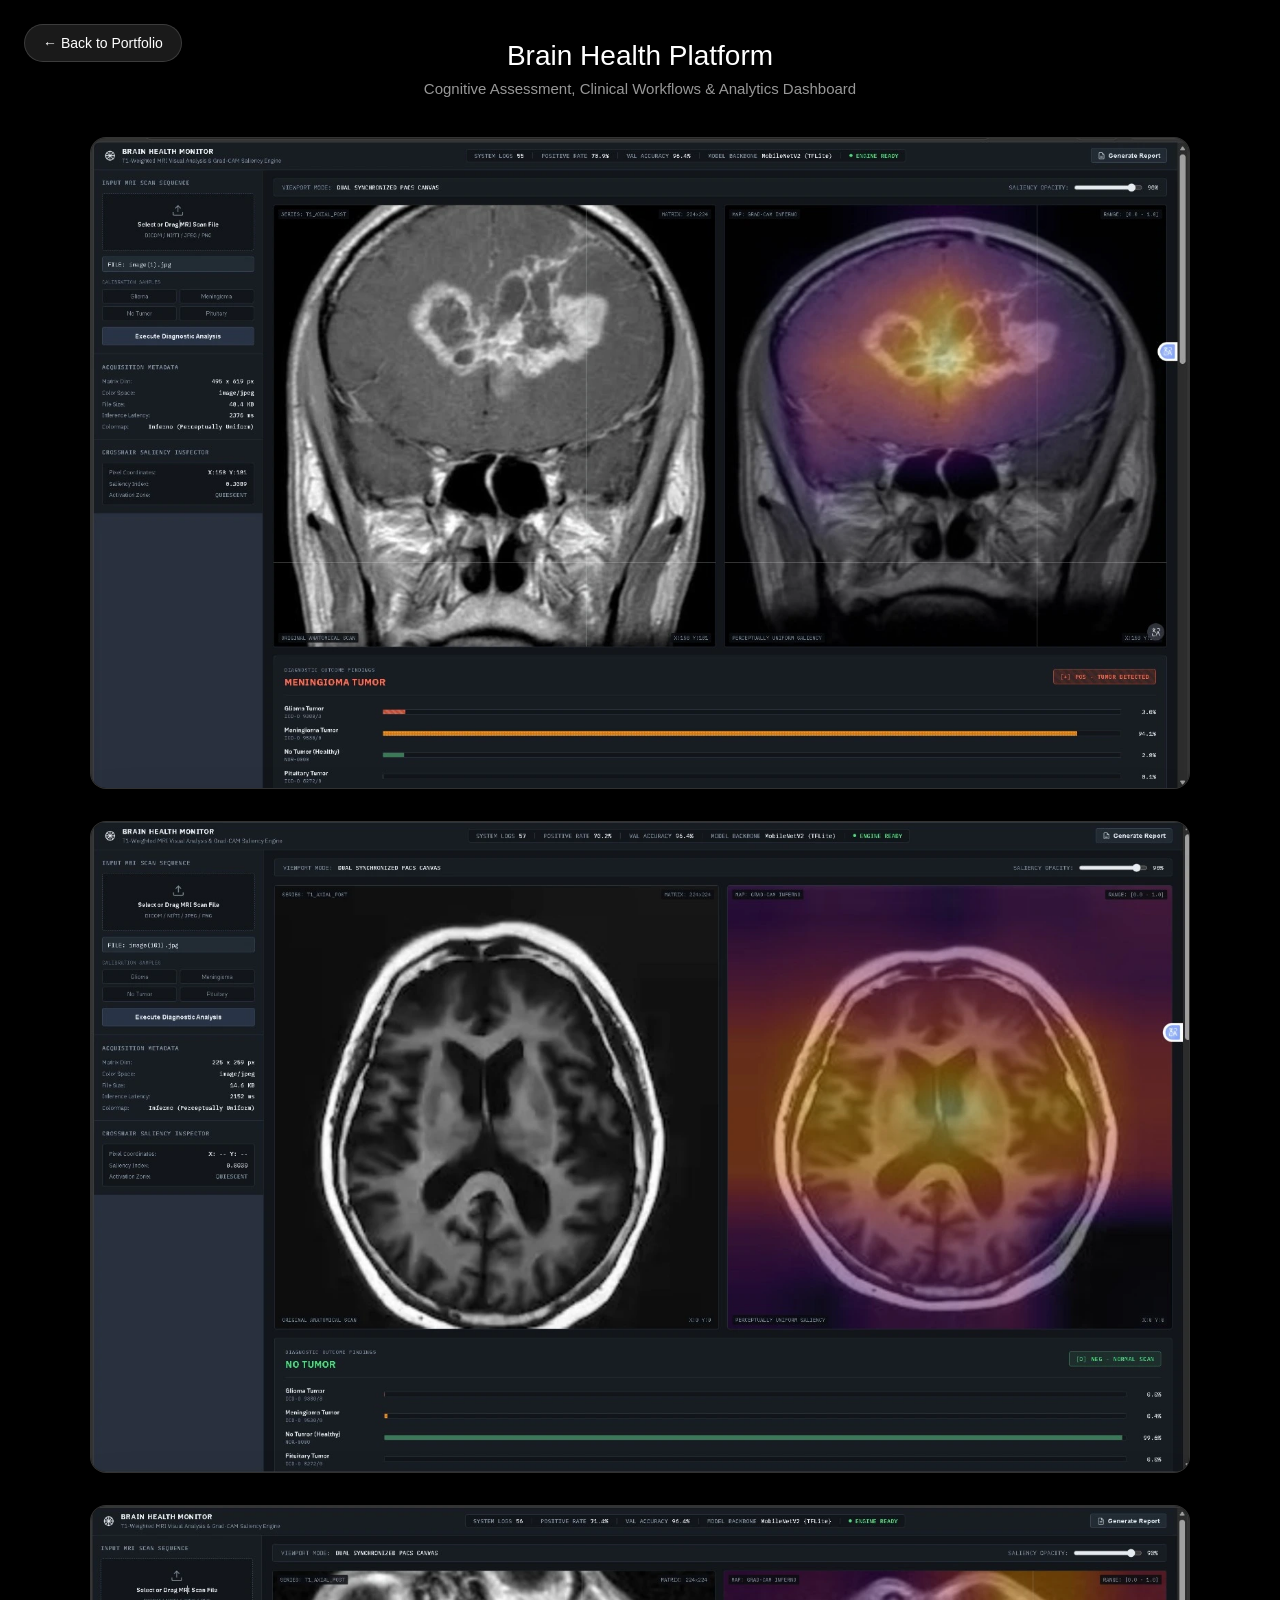
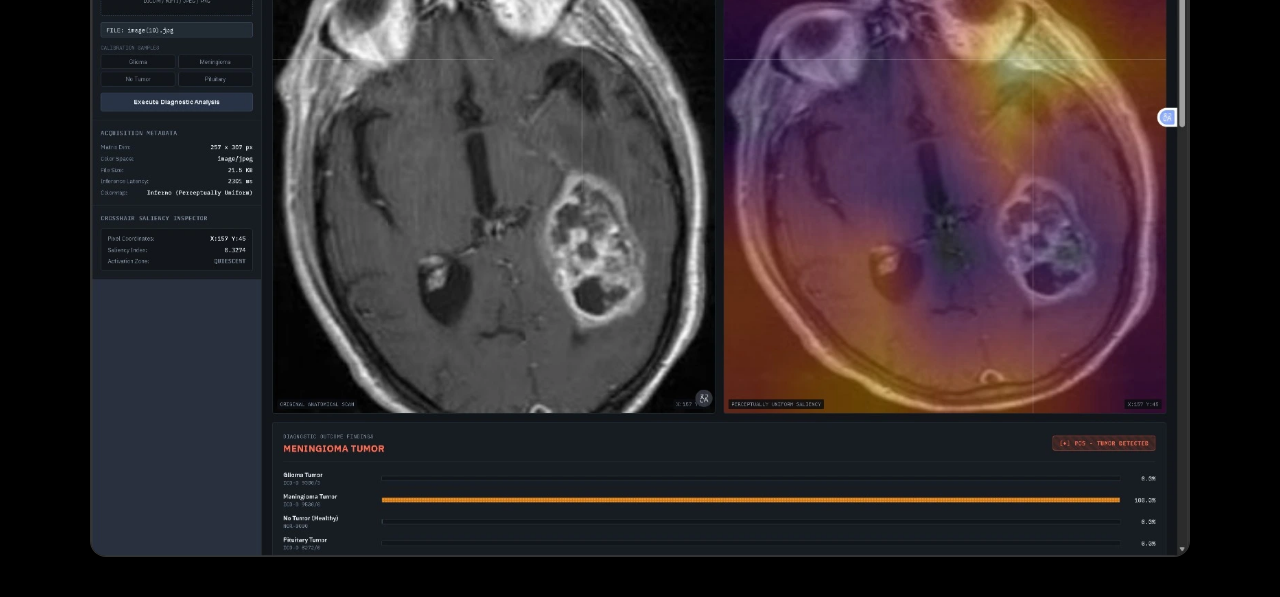
<file: works/brain-health.html>
<!DOCTYPE html>
<html lang="en">
<head>
  <meta charset="UTF-8">
  <meta name="viewport" content="width=device-width, initial-scale=1.0">
  <title>Brain Health Platform | Reshma Banu</title>
  <style>
    * { margin: 0; padding: 0; box-sizing: border-box; }
    body { background: #000; color: #fff; font-family: -apple-system, BlinkMacSystemFont, "Segoe UI", Roboto, sans-serif; display: flex; flex-direction: column; align-items: center; justify-content: center; min-height: 100vh; padding: 40px 20px; }
    .back-btn { position: fixed; top: 24px; left: 24px; display: inline-flex; align-items: center; gap: 8px; color: #fff; text-decoration: none; font-size: 14px; padding: 10px 18px; border-radius: 30px; background: rgba(255,255,255,0.1); backdrop-filter: blur(8px); border: 1px solid rgba(255,255,255,0.15); transition: all 0.2s ease; z-index: 100; }
    .back-btn:hover { background: rgba(255,255,255,0.2); transform: translateX(-3px); }
    .gallery-grid { display: flex; flex-direction: column; gap: 32px; width: 100%; max-width: 1100px; margin-top: 40px; }
    .img-card { width: 100%; border-radius: 16px; overflow: hidden; background: #111; box-shadow: 0 30px 70px rgba(0,0,0,0.9); border: 1px solid rgba(255,255,255,0.14); }
    .img-card img { width: 100%; height: auto; display: block; }
    h1 { font-size: 28px; font-weight: 500; margin-bottom: 8px; text-align: center; }
    p { color: rgba(255,255,255,0.6); font-size: 15px; text-align: center; }
  </style>
</head>
<body>
  <a href="/www.noth.in/index.html#works" class="back-btn">← Back to Portfolio</a>
  <h1>Brain Health Platform</h1>
  <p>Cognitive Assessment, Clinical Workflows & Analytics Dashboard</p>
  <div class="gallery-grid">
    <div class="img-card"><img src="/assets/work/brain_health_3.webp" alt="Brain Health Overview"/></div>
    <div class="img-card"><img src="/assets/work/brain_health_2.webp" alt="Brain Health Analytics"/></div>
    <div class="img-card"><img src="/assets/work/brain_health_1.webp" alt="Brain Health Assessment"/></div>
  </div>
</body>
</html>
</file>
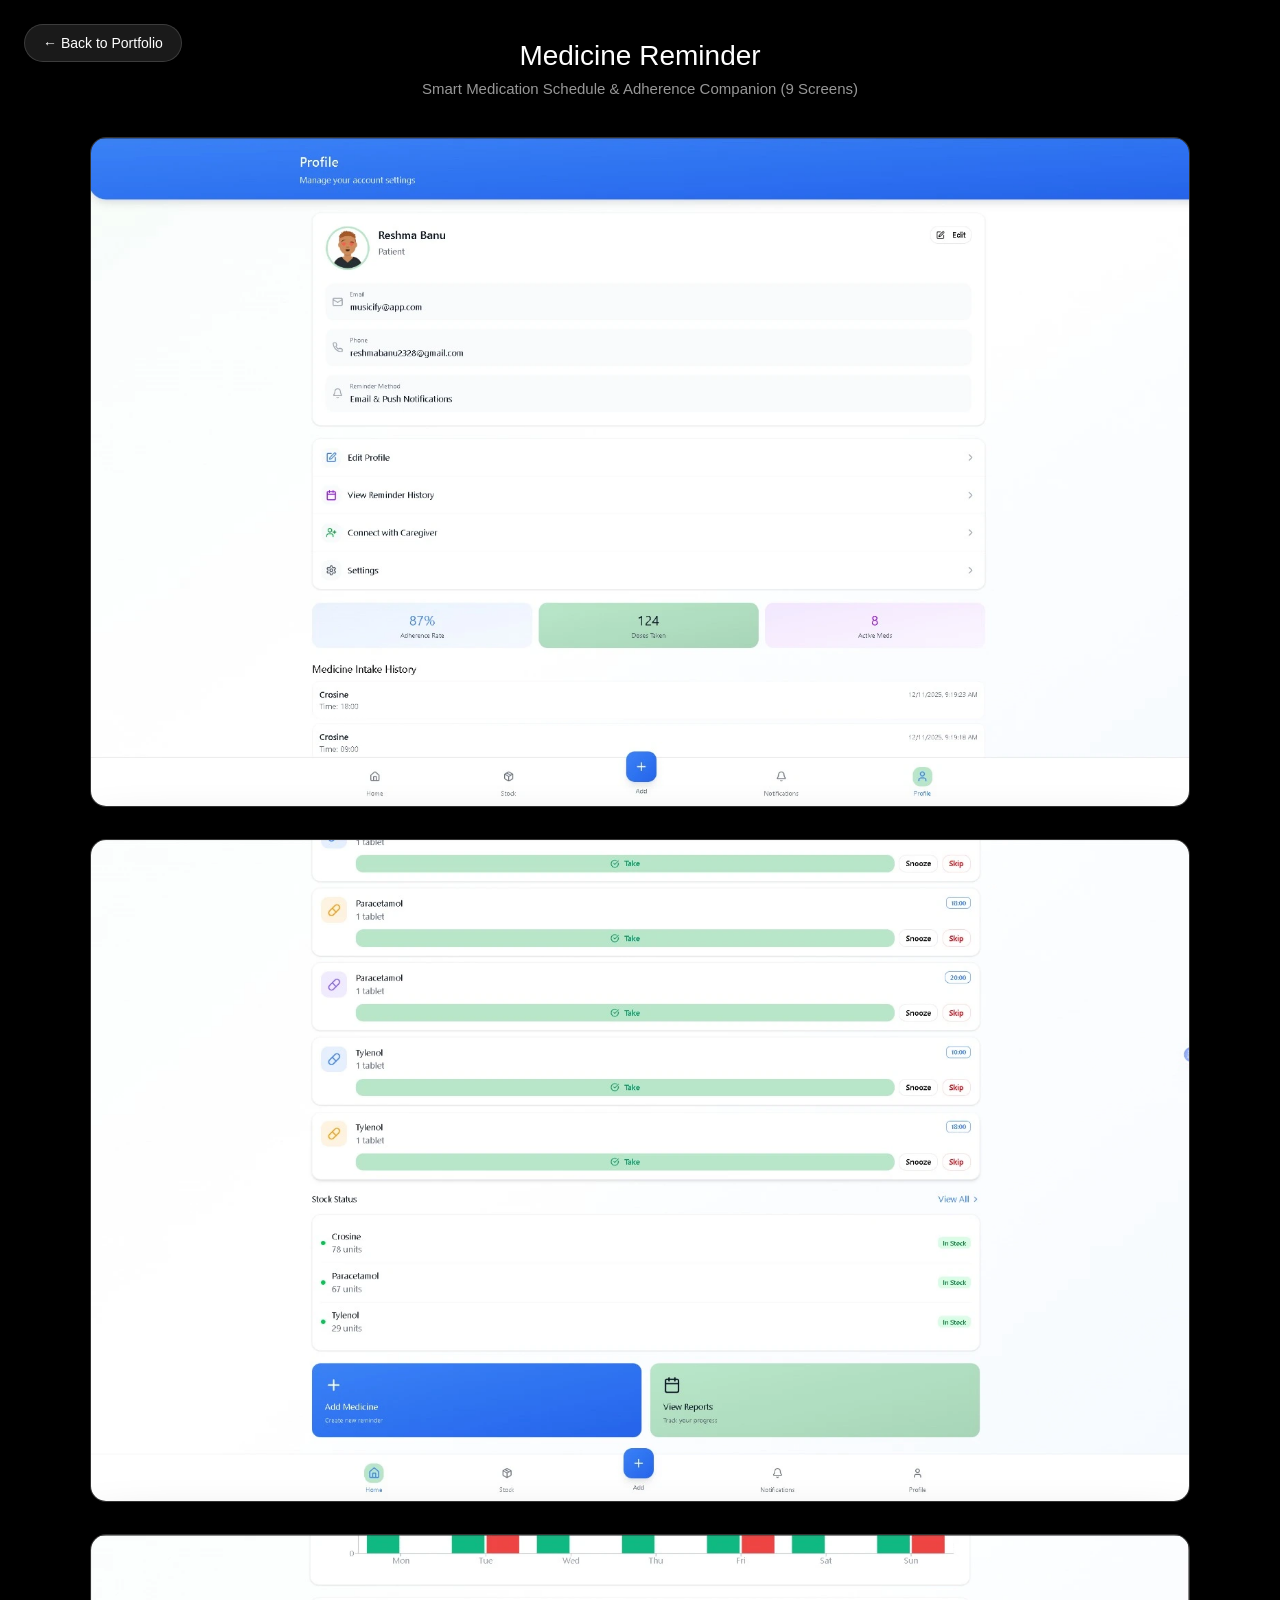
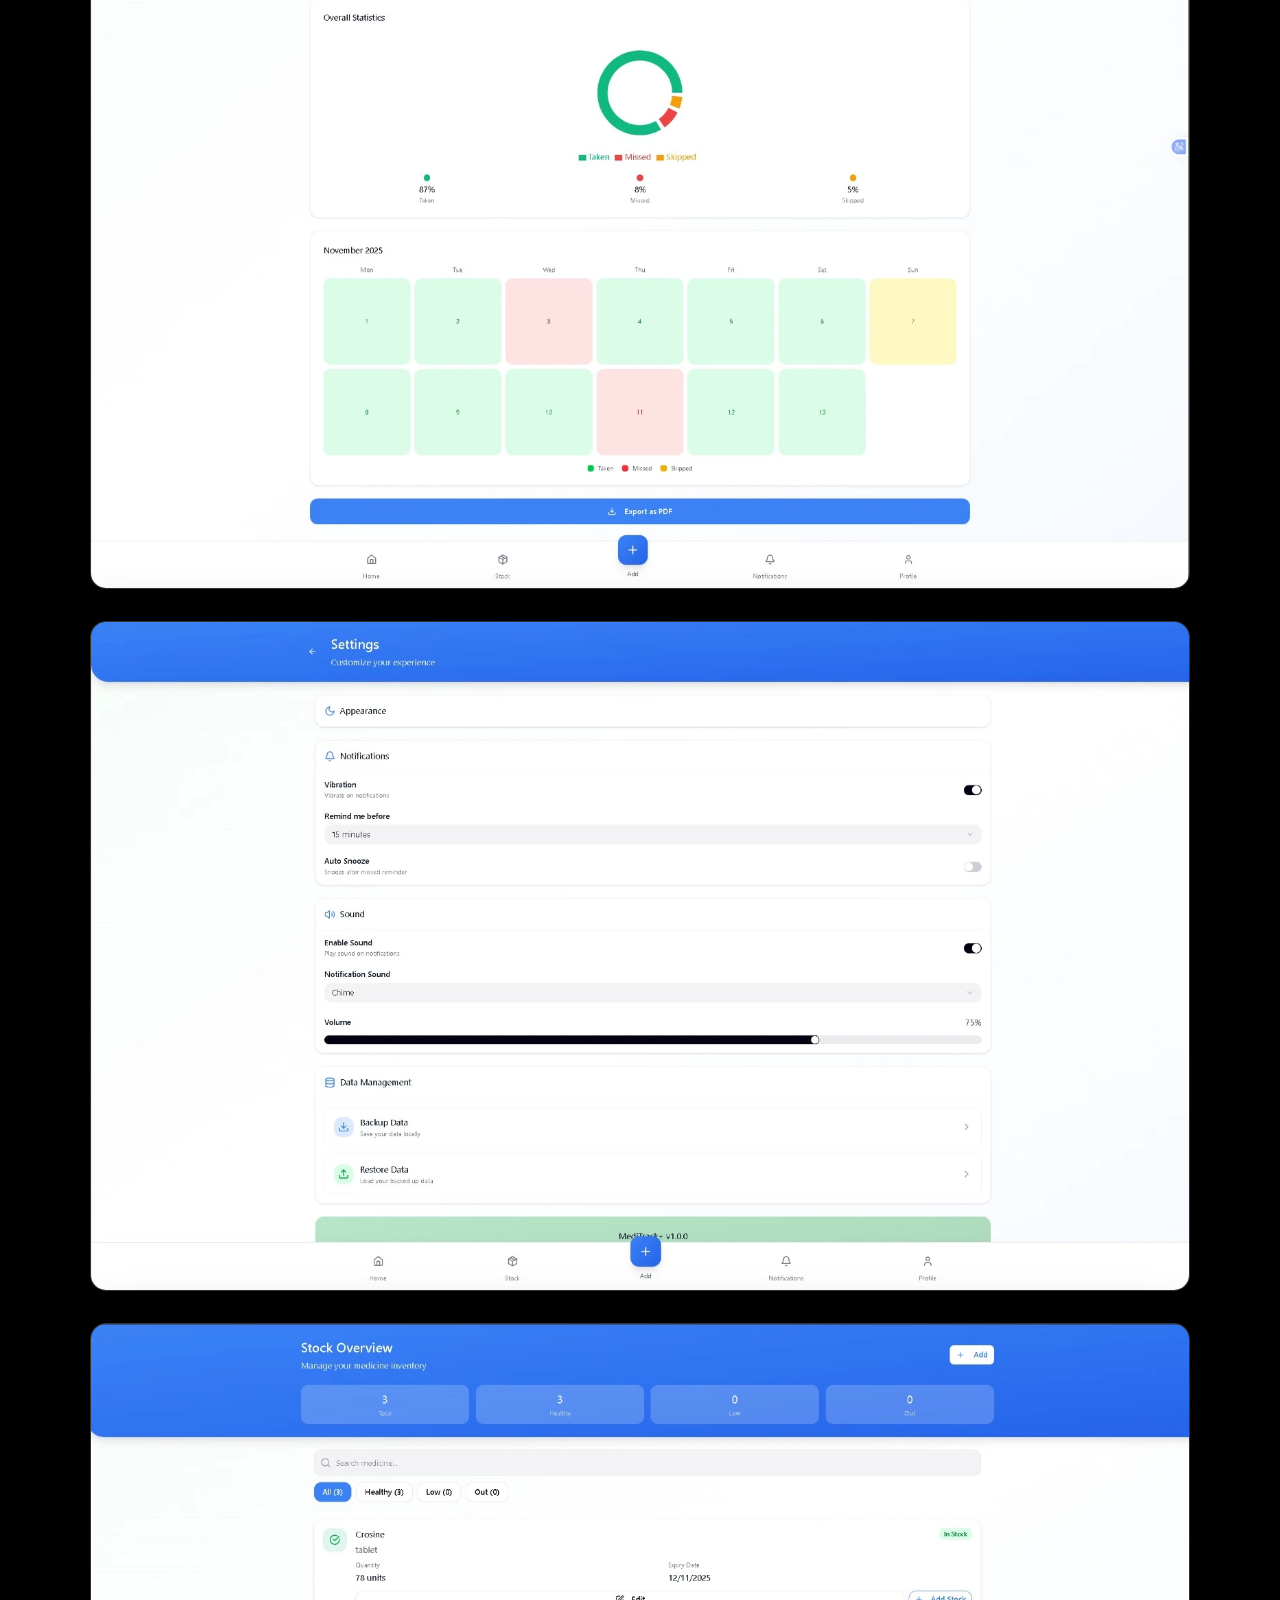
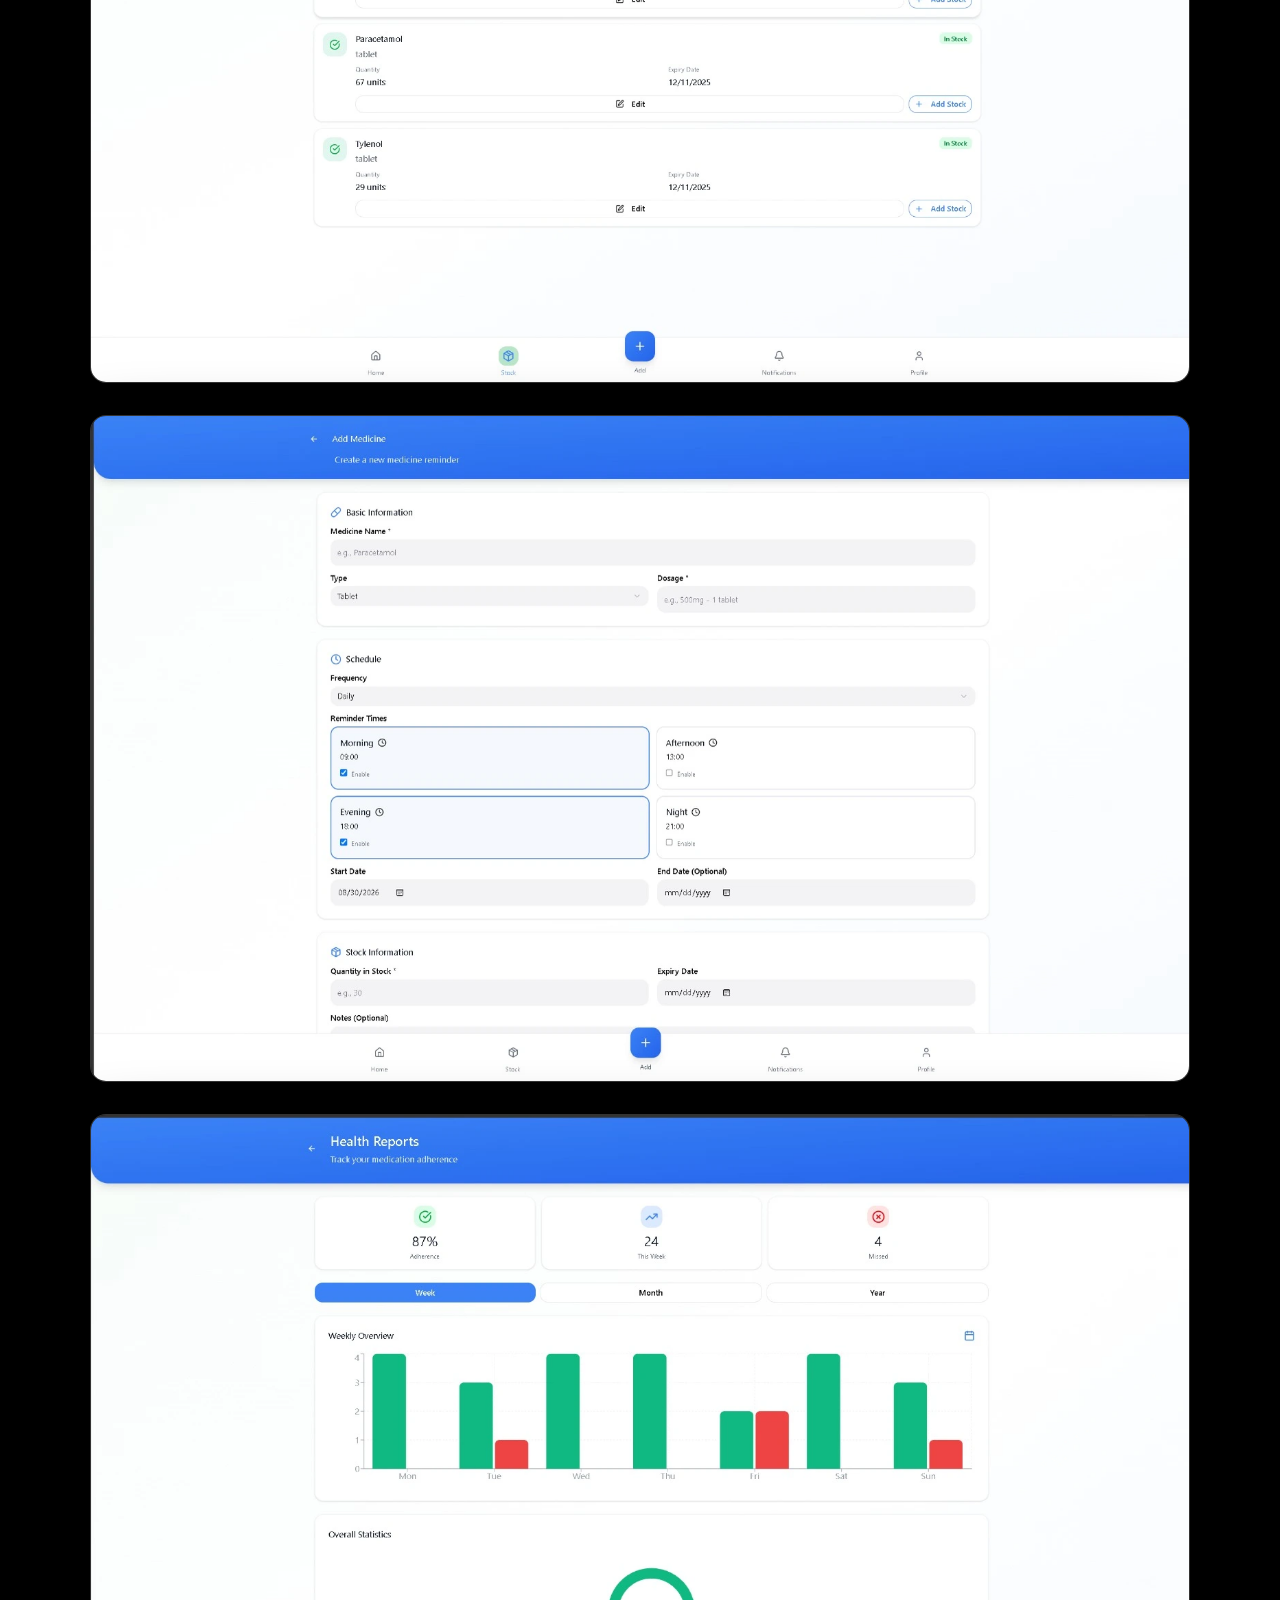
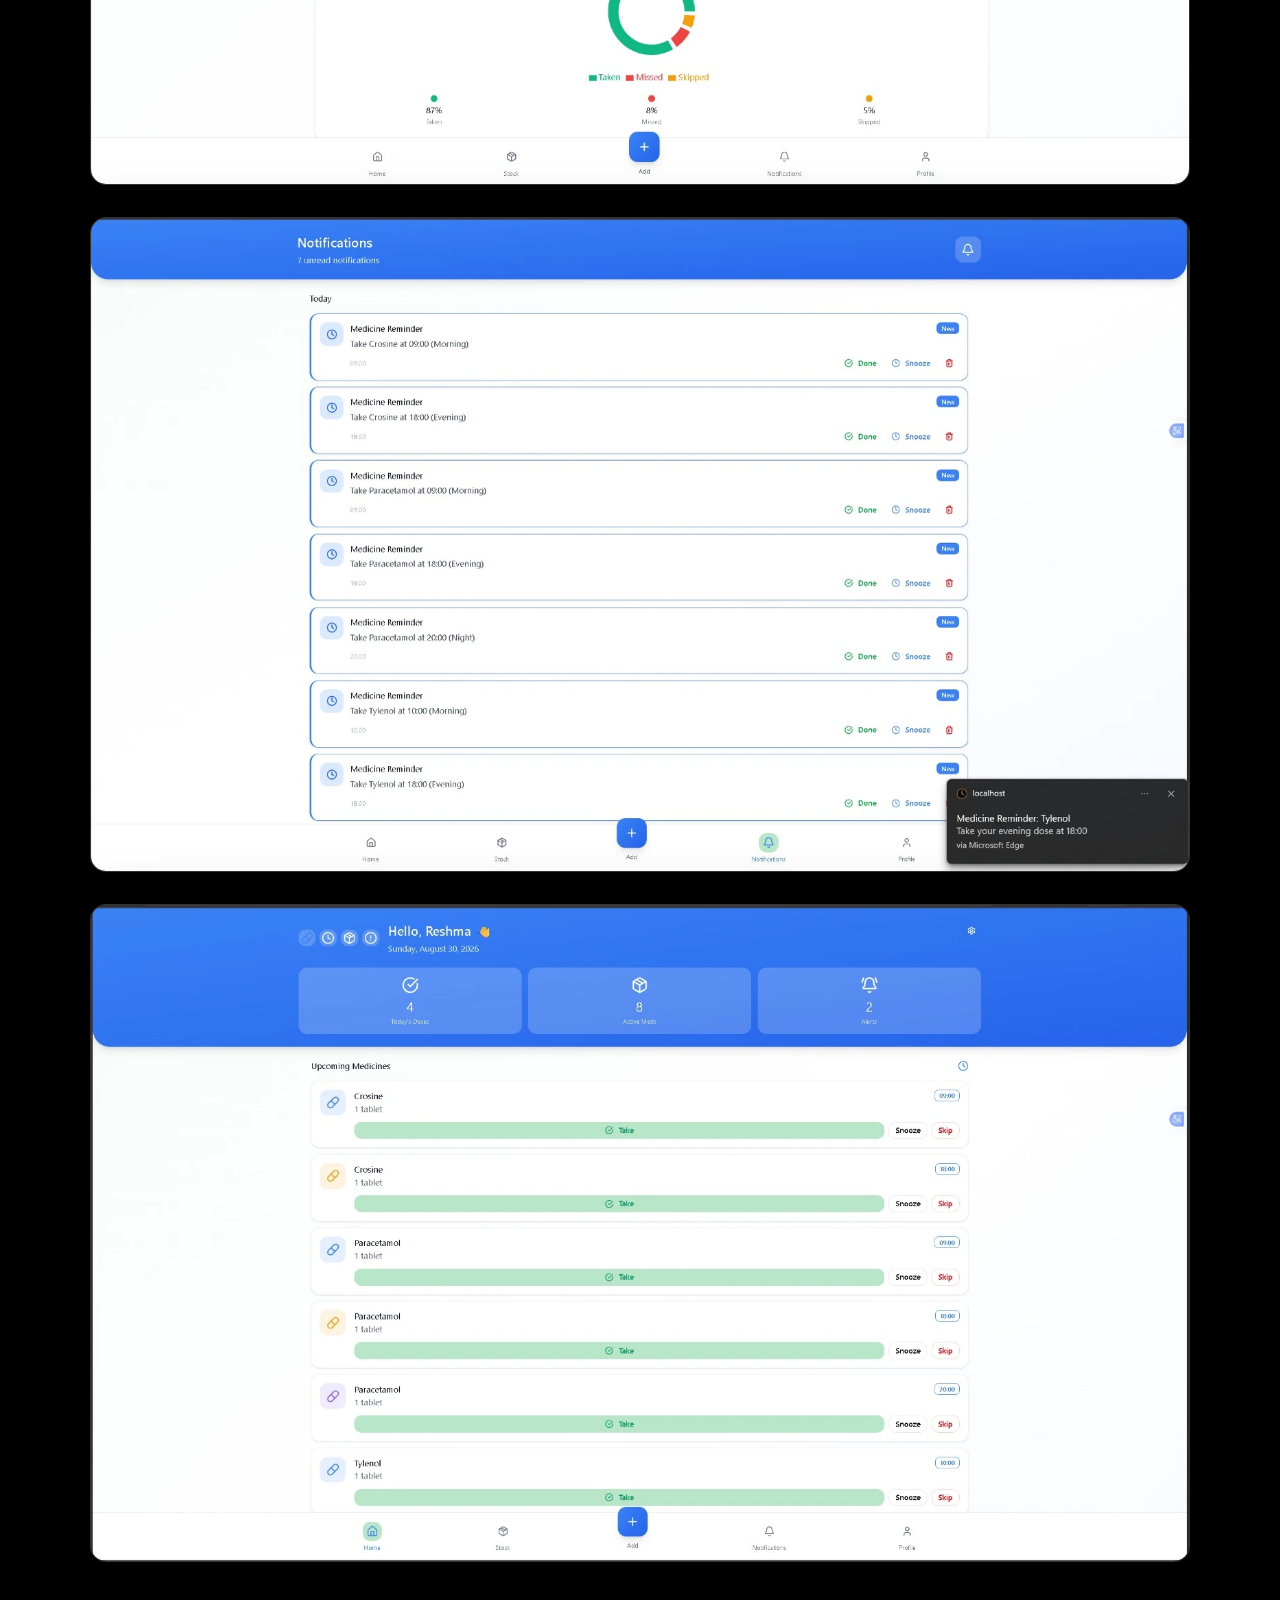
<file: works/haptify.html>
<!DOCTYPE html>
<html lang="en">
<head>
  <meta charset="UTF-8">
  <meta name="viewport" content="width=device-width, initial-scale=1.0">
  <title>Medicine Reminder | Reshma Banu</title>
  <style>
    * { margin: 0; padding: 0; box-sizing: border-box; }
    body { background: #000; color: #fff; font-family: -apple-system, BlinkMacSystemFont, "Segoe UI", Roboto, sans-serif; display: flex; flex-direction: column; align-items: center; justify-content: center; min-height: 100vh; padding: 40px 20px; }
    .back-btn { position: fixed; top: 24px; left: 24px; display: inline-flex; align-items: center; gap: 8px; color: #fff; text-decoration: none; font-size: 14px; padding: 10px 18px; border-radius: 30px; background: rgba(255,255,255,0.1); backdrop-filter: blur(8px); border: 1px solid rgba(255,255,255,0.15); transition: all 0.2s ease; z-index: 100; }
    .back-btn:hover { background: rgba(255,255,255,0.2); transform: translateX(-3px); }
    .gallery-grid { display: flex; flex-direction: column; gap: 32px; width: 100%; max-width: 1100px; margin-top: 40px; }
    .img-card { width: 100%; border-radius: 16px; overflow: hidden; background: #111; box-shadow: 0 30px 70px rgba(0,0,0,0.9); border: 1px solid rgba(255,255,255,0.14); }
    .img-card img { width: 100%; height: auto; display: block; }
    h1 { font-size: 28px; font-weight: 500; margin-bottom: 8px; text-align: center; }
    p { color: rgba(255,255,255,0.6); font-size: 15px; text-align: center; }
  </style>
</head>
<body>
  <a href="/www.noth.in/index.html#works" class="back-btn">← Back to Portfolio</a>
  <h1>Medicine Reminder</h1>
  <p>Smart Medication Schedule & Adherence Companion (9 Screens)</p>
  <div class="gallery-grid">
    <div class="img-card"><img src="/assets/work/medicine_reminder_1.webp" alt="Screen 1"/></div>
    <div class="img-card"><img src="/assets/work/medicine_reminder_2.webp" alt="Screen 2"/></div>
    <div class="img-card"><img src="/assets/work/medicine_reminder_3.webp" alt="Screen 3"/></div>
    <div class="img-card"><img src="/assets/work/medicine_reminder_4.webp" alt="Screen 4"/></div>
    <div class="img-card"><img src="/assets/work/medicine_reminder_5.webp" alt="Screen 5"/></div>
    <div class="img-card"><img src="/assets/work/medicine_reminder_6.webp" alt="Screen 6"/></div>
    <div class="img-card"><img src="/assets/work/medicine_reminder_7.webp" alt="Screen 7"/></div>
    <div class="img-card"><img src="/assets/work/medicine_reminder_8.webp" alt="Screen 8"/></div>
    <div class="img-card"><img src="/assets/work/medicine_reminder_9.webp" alt="Screen 9"/></div>
  </div>
</body>
</html>
</file>
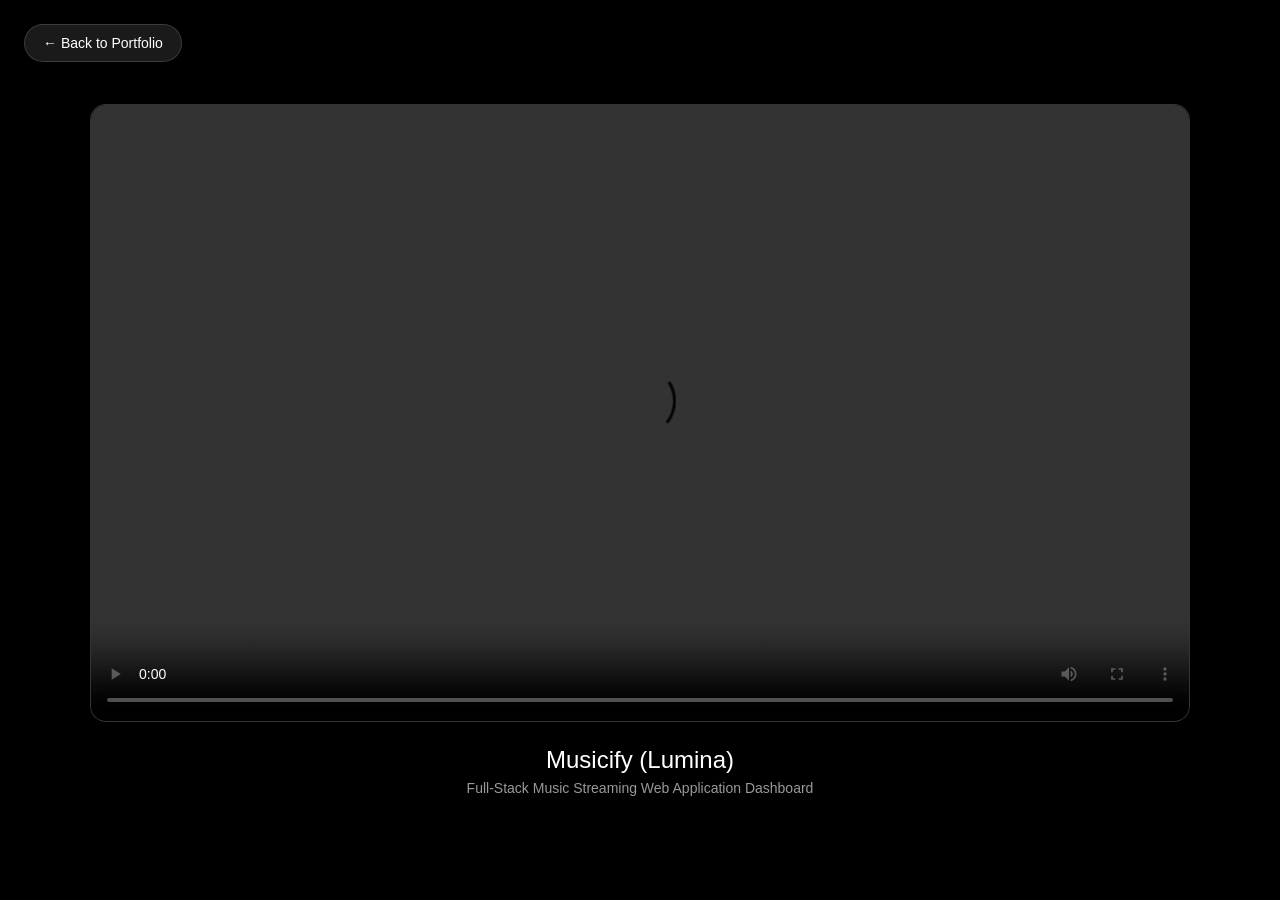
<file: works/utopia.html>
<!DOCTYPE html>
<html lang="en">
<head>
  <meta charset="UTF-8">
  <meta name="viewport" content="width=device-width, initial-scale=1.0">
  <title>Lumina / Musicify | Reshma Banu</title>
  <style>
    * { margin: 0; padding: 0; box-sizing: border-box; }
    body { background: #000; color: #fff; font-family: -apple-system, BlinkMacSystemFont, "Segoe UI", Roboto, sans-serif; display: flex; flex-direction: column; align-items: center; justify-content: center; min-height: 100vh; padding: 20px; }
    .back-btn { position: fixed; top: 24px; left: 24px; display: inline-flex; align-items: center; gap: 8px; color: #fff; text-decoration: none; font-size: 14px; padding: 10px 18px; border-radius: 30px; background: rgba(255,255,255,0.1); backdrop-filter: blur(8px); border: 1px solid rgba(255,255,255,0.15); transition: all 0.2s ease; z-index: 100; }
    .back-btn:hover { background: rgba(255,255,255,0.2); transform: translateX(-3px); }
    .video-card { width: 100%; max-width: 1100px; aspect-ratio: 16/9; border-radius: 16px; overflow: hidden; background: #111; box-shadow: 0 40px 100px rgba(0,0,0,0.9); border: 1px solid rgba(255,255,255,0.15); margin-bottom: 24px; }
    video { width: 100%; height: 100%; object-fit: contain; background: #000; }
    h1 { font-size: 24px; font-weight: 500; margin-bottom: 6px; }
    p { color: rgba(255,255,255,0.6); font-size: 14px; }
  </style>
</head>
<body>
  <a href="/www.noth.in/index.html#works" class="back-btn">← Back to Portfolio</a>
  <div class="video-card">
    <video src="/generated_video_1.mp4" controls autoplay playsinline></video>
  </div>
  <h1>Musicify (Lumina)</h1>
  <p>Full-Stack Music Streaming Web Application Dashboard</p>
</body>
</html>
</file>
